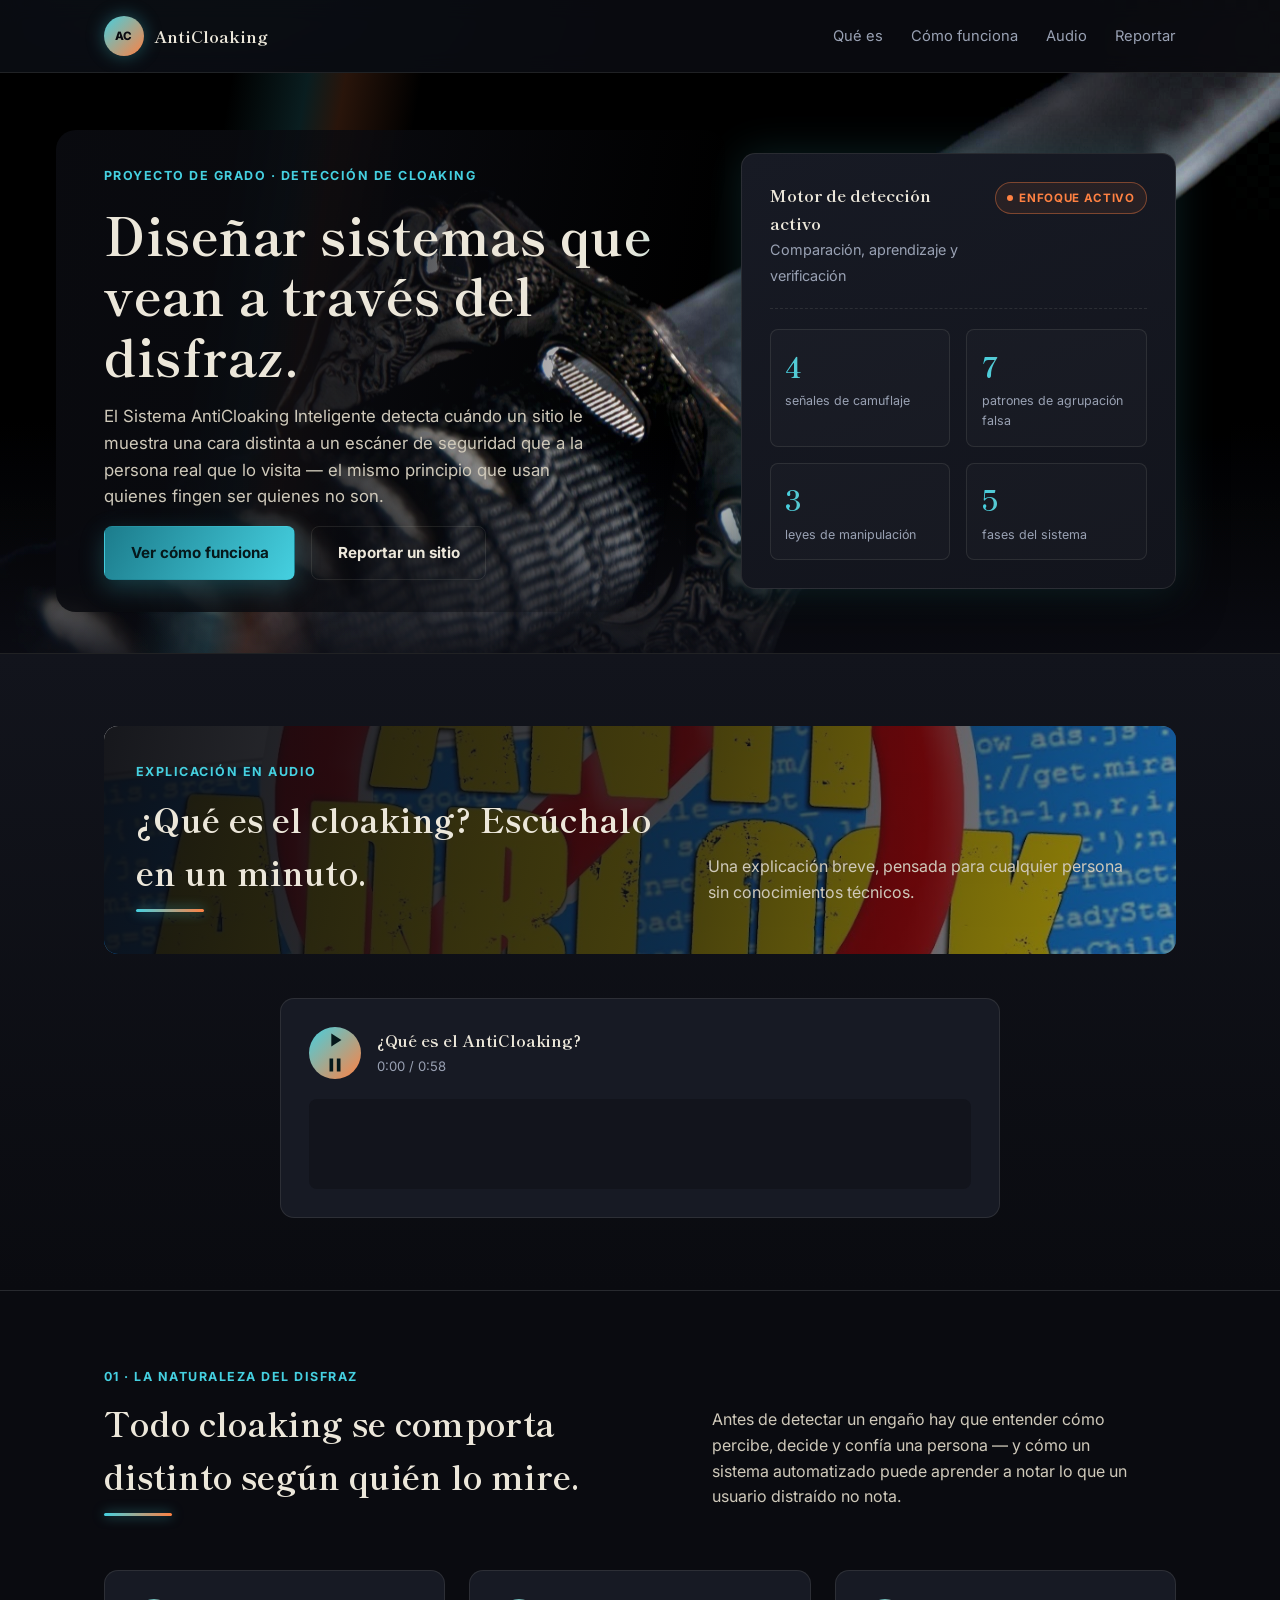
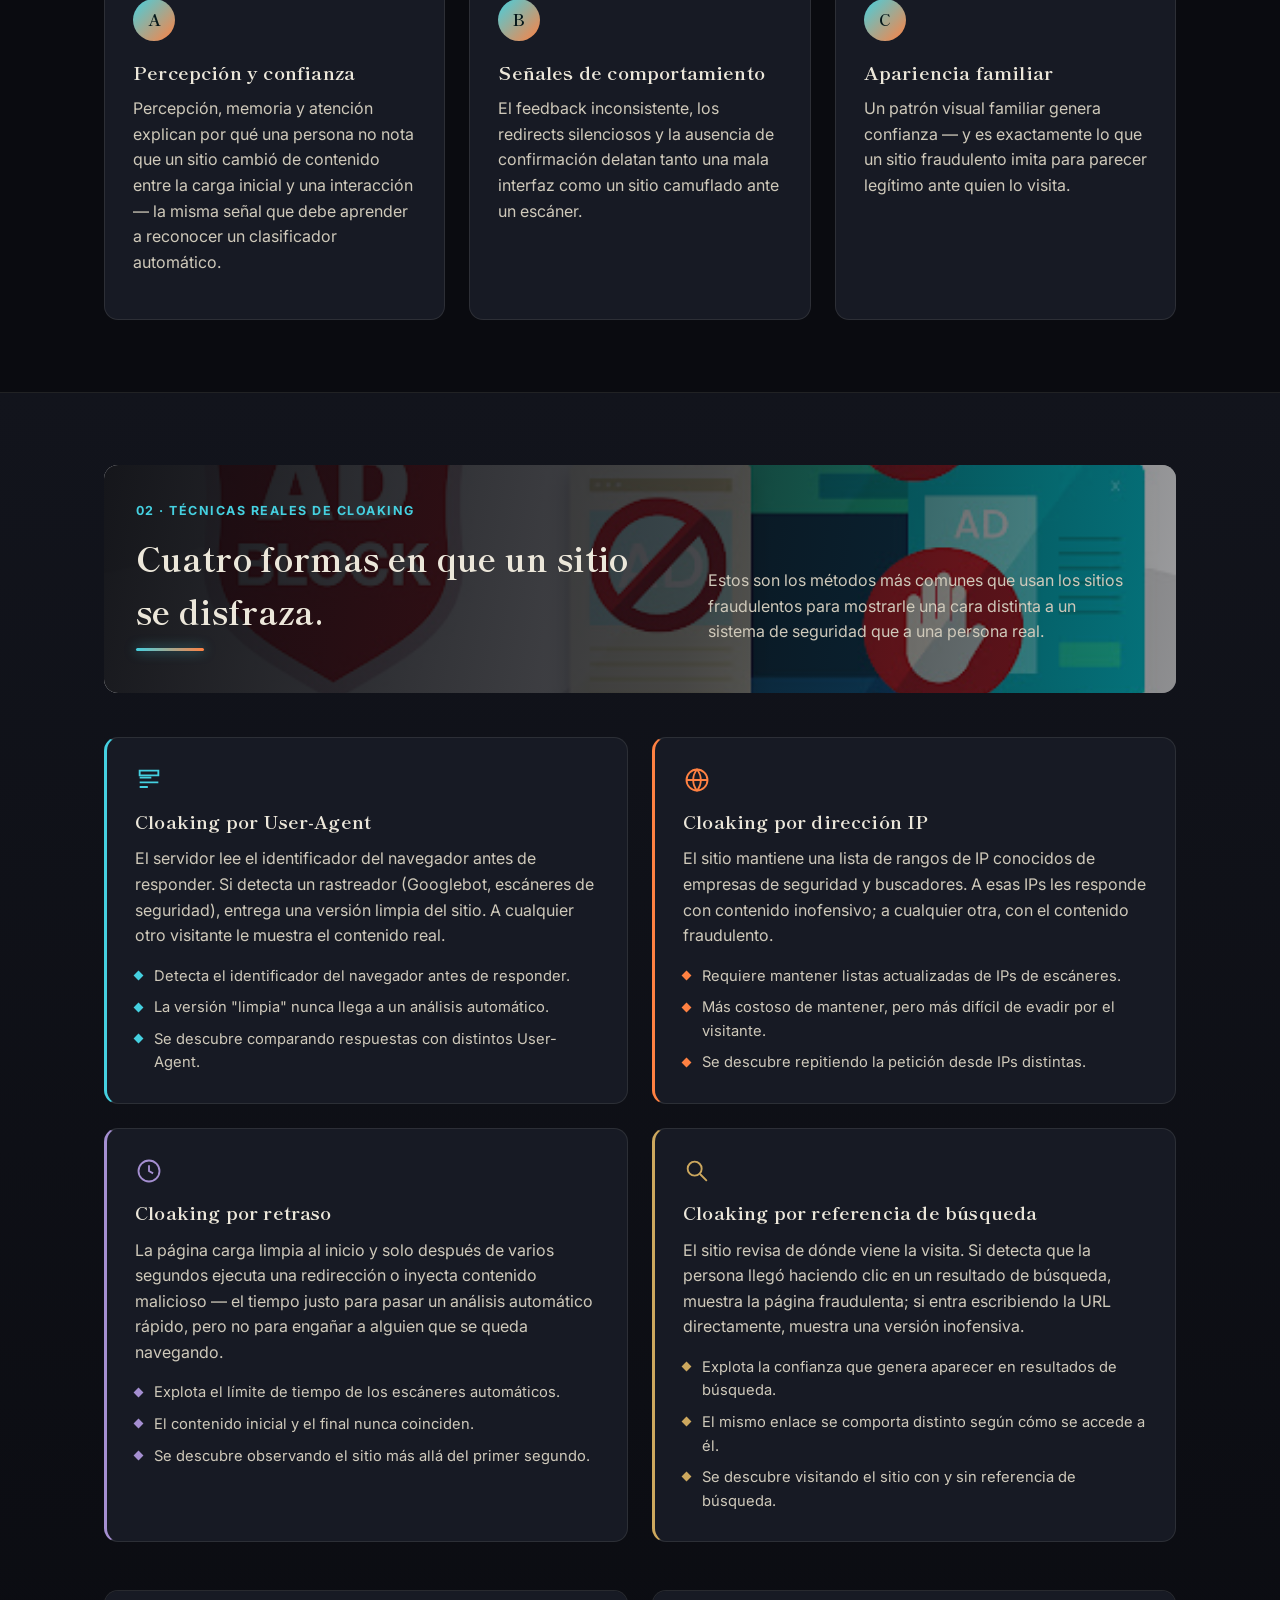
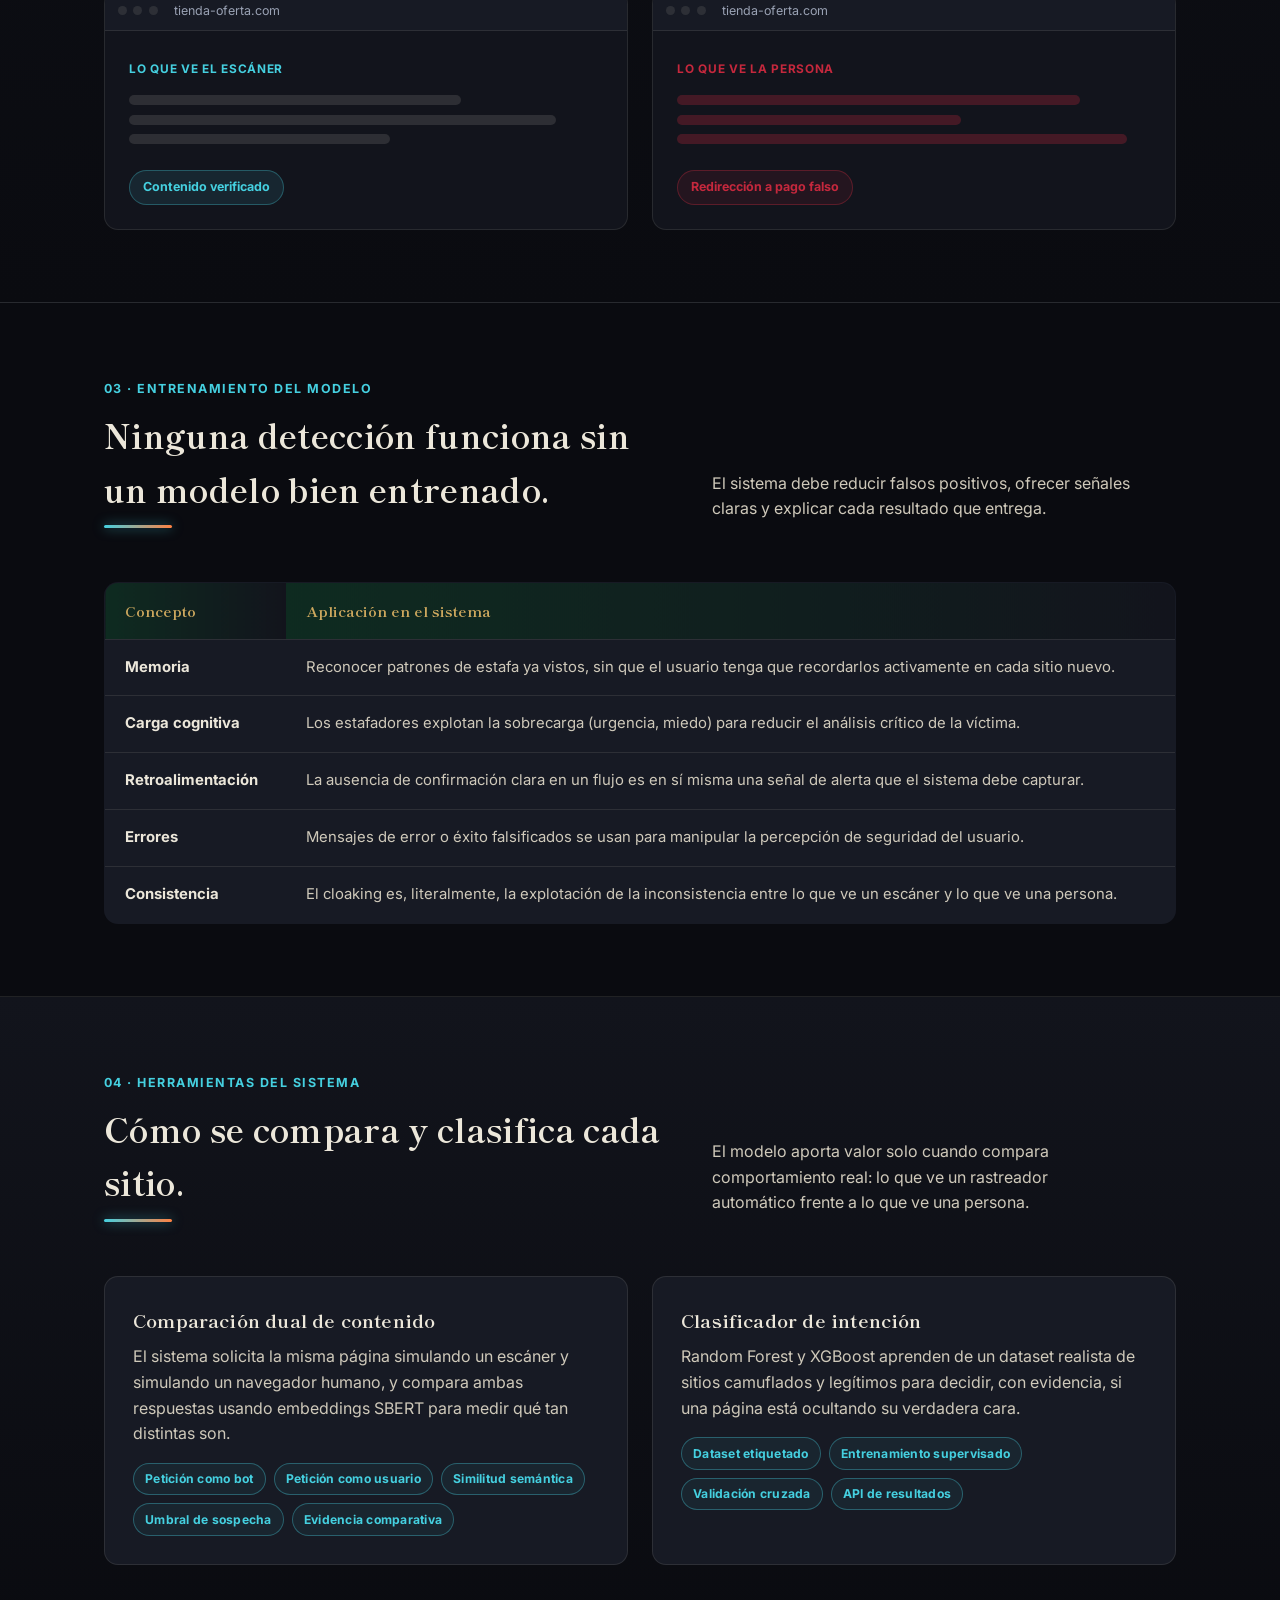
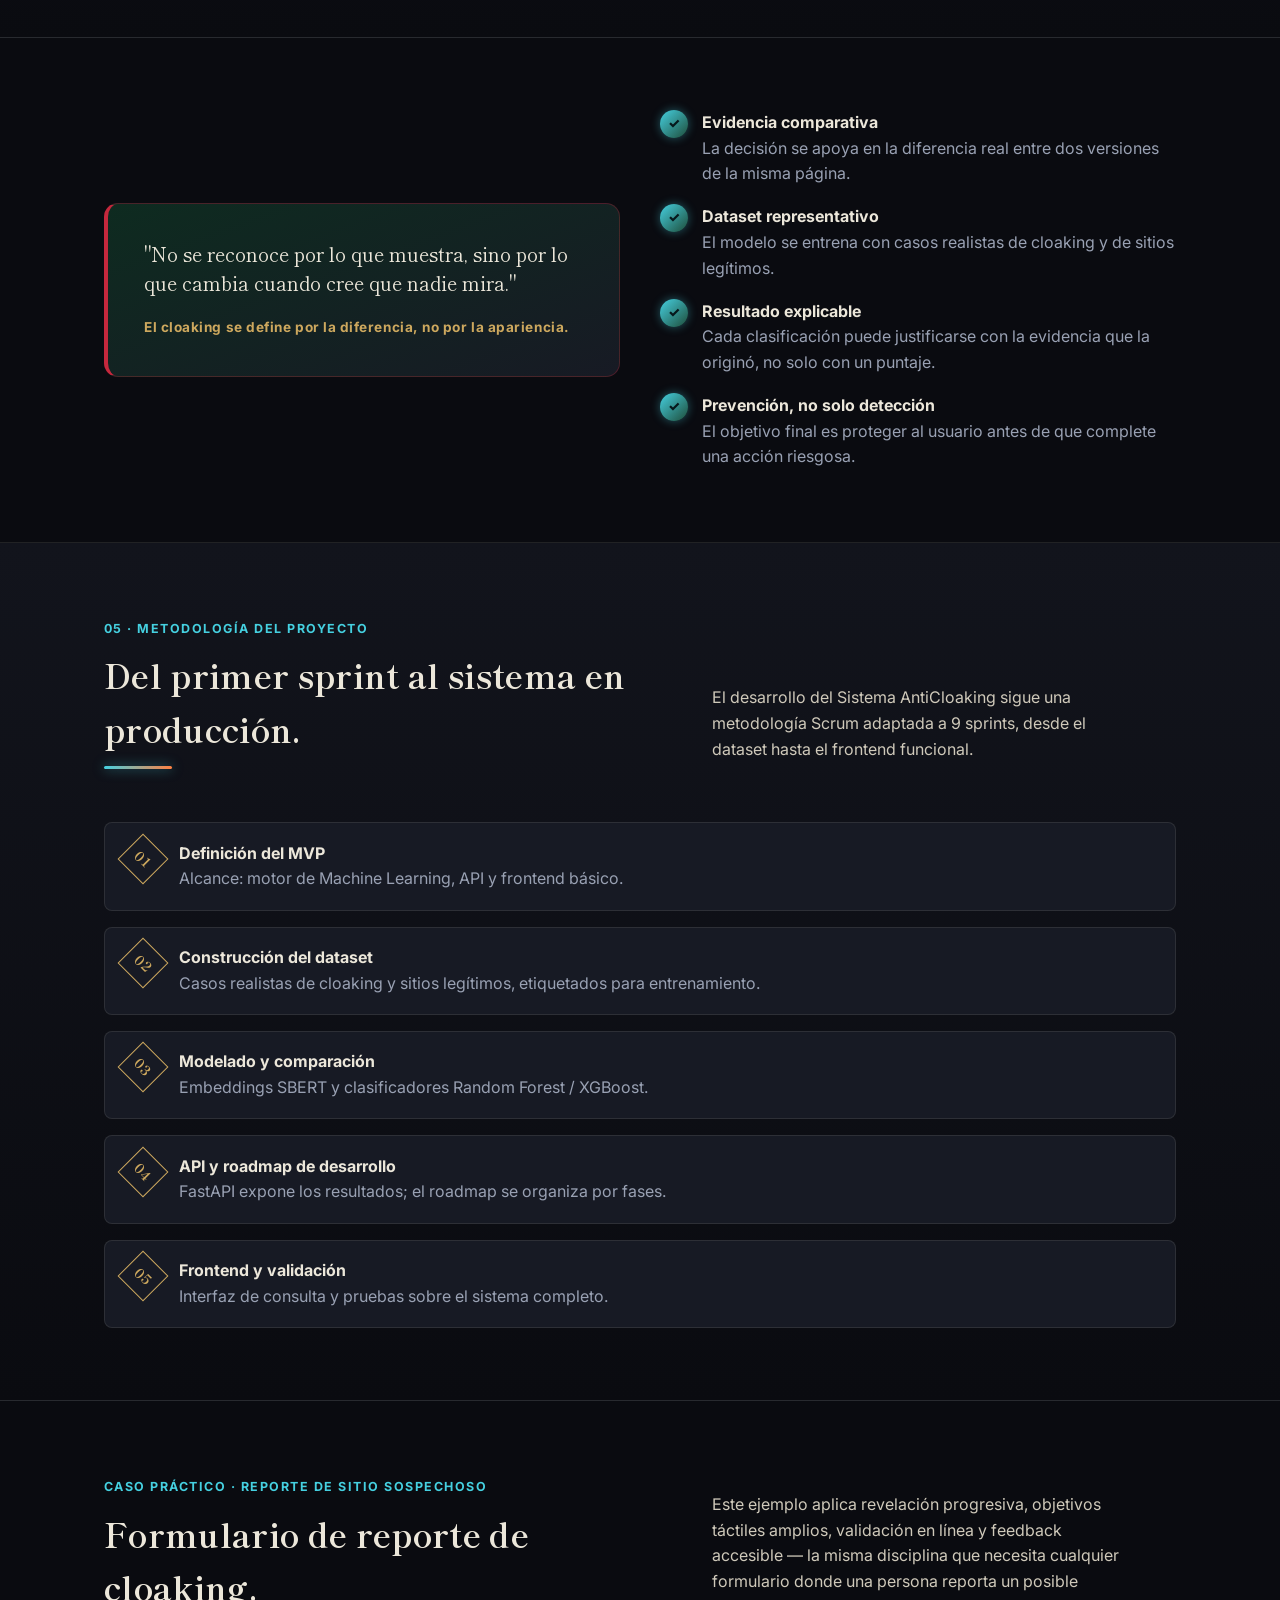
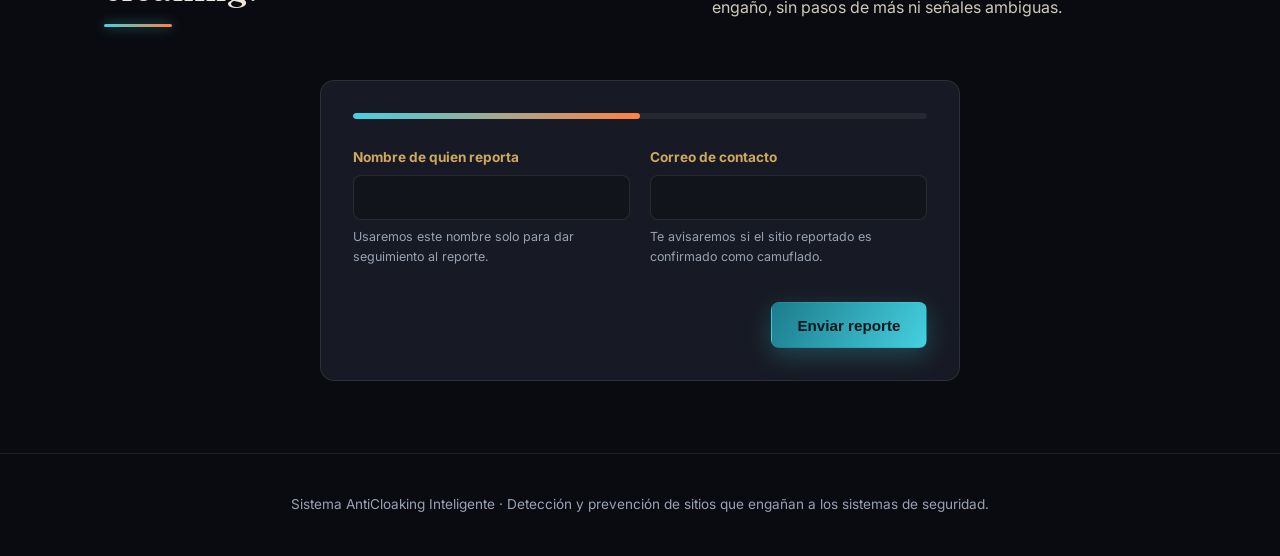
<file: index.html>
<!DOCTYPE html>
<html lang="es">
<head>
  <meta charset="UTF-8" />
  <meta name="viewport" content="width=device-width, initial-scale=1.0" />
  <meta name="description" content="Sistema AntiCloaking Inteligente: detección automática de sitios que muestran contenido distinto a escáneres de seguridad y a usuarios reales." />
  <title>Sistema AntiCloaking Inteligente</title>
  <link rel="stylesheet" href="style.css">
  <link rel="icon" type="image/svg+xml" href="favicon.svg">
  <link rel="preconnect" href="https://fonts.googleapis.com">
  <link rel="preconnect" href="https://fonts.gstatic.com" crossorigin>
  <link href="https://fonts.googleapis.com/css2?family=Inter:wght@300;400;500;600;700;800&display=swap" rel="stylesheet">
</head>
<body>
  <a class="skip-link" href="#contenido">Saltar al contenido principal</a>
  <div id="page-loader" aria-hidden="true"><div class="loader-mark"></div></div>
  <canvas id="particles-bg" aria-hidden="true"></canvas>
  <header class="site-header">
    <div class="container nav">
      <a class="brand" href="#inicio" aria-label="Inicio, Sistema AntiCloaking">
        <span class="brand-mark" aria-hidden="true">AC</span>
        <span>AntiCloaking</span>
      </a>
      <nav aria-label="Navegación principal">
        <ul class="nav-links">
          <li><a href="#fundamentos">Qué es</a></li>
          <li><a href="#leyes">Cómo funciona</a></li>
          <li><a href="#audio-explicativo">Audio</a></li>
          <li><a href="#aplicacion">Reportar</a></li>
        </ul>
      </nav>
    </div>
  </header>

  <main id="contenido">
    <section class="hero" id="inicio">
      <div class="container hero-grid">
        <div>
          <span class="eyebrow">Proyecto de grado · Detección de cloaking</span>
          <h1>Diseñar sistemas que vean a través del disfraz.</h1>
          <p>
            El Sistema AntiCloaking Inteligente detecta cuándo un sitio le muestra una cara distinta a un escáner de seguridad que a la persona real que lo visita — el mismo principio que usan quienes fingen ser quienes no son.
          </p>
          <div class="hero-actions">
            <a class="btn btn-primary" href="#leyes">Ver cómo funciona</a>
            <a class="btn btn-secondary" href="#aplicacion">Reportar un sitio</a>
          </div>
        </div>

        <aside class="hero-panel" aria-label="Resumen del sistema">
          <div class="hero-panel-top">
            <div>
              <strong>Motor de detección activo</strong><br />
              <span style="color: var(--muted); font-size: .9rem;">Comparación, aprendizaje y verificación</span>
            </div>
            <span class="status">Enfoque activo</span>
          </div>
          <div class="metric-grid">
            <div class="metric"><strong>4</strong><span>señales de camuflaje</span></div>
            <div class="metric"><strong>7</strong><span>patrones de agrupación falsa</span></div>
            <div class="metric"><strong>3</strong><span>leyes de manipulación</span></div>
            <div class="metric"><strong>5</strong><span>fases del sistema</span></div>
          </div>
        </aside>
      </div>
    </section>

    <section class="section section-soft" id="audio-explicativo">
      <div class="container">
        <div class="section-heading section-heading-media" style="--bg-photo: url('audio-explicativo-bg.jpg');">
          <div>
            <span class="eyebrow">Explicación en audio</span>
            <h2>¿Qué es el cloaking? Escúchalo en un minuto.</h2>
          </div>
          <p>Una explicación breve, pensada para cualquier persona sin conocimientos técnicos.</p>
        </div>

        <div class="audio-player" aria-label="Reproductor de audio explicativo sobre cloaking">
          <audio id="explainer-audio" src="anticloaking-explicacion.mp3" preload="metadata"></audio>
          <div class="audio-controls">
            <button class="audio-play-btn" id="audio-toggle" aria-label="Reproducir audio explicativo">
              <svg id="icon-play" viewBox="0 0 24 24" width="22" height="22" aria-hidden="true"><path fill="currentColor" d="M8 5v14l11-7z"/></svg>
              <svg id="icon-pause" viewBox="0 0 24 24" width="22" height="22" aria-hidden="true" hidden><path fill="currentColor" d="M6 5h4v14H6zm8 0h4v14h-4z"/></svg>
            </button>
            <div class="audio-meta">
              <strong>¿Qué es el AntiCloaking?</strong>
              <span id="audio-time">0:00 / 0:00</span>
            </div>
          </div>
          <canvas id="audio-waveform" aria-hidden="true"></canvas>
        </div>
      </div>
    </section>

    <section class="section" id="fundamentos">
      <div class="container">
        <div class="section-heading">
          <div>
            <span class="eyebrow">01 · La naturaleza del disfraz</span>
            <h2>Todo cloaking se comporta distinto según quién lo mire.</h2>
          </div>
          <p>
            Antes de detectar un engaño hay que entender cómo percibe, decide y confía una persona — y cómo un sistema automatizado puede aprender a notar lo que un usuario distraído no nota.
          </p>
        </div>

        <div class="cards">
          <article class="card">
            <div class="number">A</div>
            <h3>Percepción y confianza</h3>
            <p>Percepción, memoria y atención explican por qué una persona no nota que un sitio cambió de contenido entre la carga inicial y una interacción — la misma señal que debe aprender a reconocer un clasificador automático.</p>
          </article>
          <article class="card">
            <div class="number">B</div>
            <h3>Señales de comportamiento</h3>
            <p>El feedback inconsistente, los redirects silenciosos y la ausencia de confirmación delatan tanto una mala interfaz como un sitio camuflado ante un escáner.</p>
          </article>
          <article class="card">
            <div class="number">C</div>
            <h3>Apariencia familiar</h3>
            <p>Un patrón visual familiar genera confianza — y es exactamente lo que un sitio fraudulento imita para parecer legítimo ante quien lo visita.</p>
          </article>
        </div>
      </div>
    </section>

    <section class="section section-soft" id="leyes">
  <div class="container">
    <div class="section-heading section-heading-media" style="--bg-photo: url('cloaking-examples.jpg');">
      <div>
        <span class="eyebrow">02 · Técnicas reales de cloaking</span>
        <h2>Cuatro formas en que un sitio se disfraza.</h2>
      </div>
      <p>
        Estos son los métodos más comunes que usan los sitios fraudulentos para mostrarle una cara distinta a un sistema de seguridad que a una persona real.
      </p>
    </div>

    <div class="law-grid">
      <article class="law-card">
        <svg class="law-icon" viewBox="0 0 24 24" width="28" height="28" aria-hidden="true"><path fill="none" stroke="currentColor" stroke-width="1.6" d="M4 4h16v4H4zM4 10h10M4 14h16M4 18h7"/></svg>
        <h3>Cloaking por User-Agent</h3>
        <p>El servidor lee el identificador del navegador antes de responder. Si detecta un rastreador (Googlebot, escáneres de seguridad), entrega una versión limpia del sitio. A cualquier otro visitante le muestra el contenido real.</p>
        <ul>
          <li>Detecta el identificador del navegador antes de responder.</li>
          <li>La versión "limpia" nunca llega a un análisis automático.</li>
          <li>Se descubre comparando respuestas con distintos User-Agent.</li>
        </ul>
      </article>
      <article class="law-card">
        <svg class="law-icon" viewBox="0 0 24 24" width="28" height="28" aria-hidden="true"><circle cx="12" cy="12" r="9" fill="none" stroke="currentColor" stroke-width="1.6"/><path fill="none" stroke="currentColor" stroke-width="1.6" d="M3 12h18M12 3a14 14 0 010 18 14 14 0 010-18z"/></svg>
        <h3>Cloaking por dirección IP</h3>
        <p>El sitio mantiene una lista de rangos de IP conocidos de empresas de seguridad y buscadores. A esas IPs les responde con contenido inofensivo; a cualquier otra, con el contenido fraudulento.</p>
        <ul>
          <li>Requiere mantener listas actualizadas de IPs de escáneres.</li>
          <li>Más costoso de mantener, pero más difícil de evadir por el visitante.</li>
          <li>Se descubre repitiendo la petición desde IPs distintas.</li>
        </ul>
      </article>
      <article class="law-card">
        <svg class="law-icon" viewBox="0 0 24 24" width="28" height="28" aria-hidden="true"><circle cx="12" cy="12" r="9" fill="none" stroke="currentColor" stroke-width="1.6"/><path fill="none" stroke="currentColor" stroke-width="1.6" d="M12 7v5l3.5 2"/></svg>
        <h3>Cloaking por retraso</h3>
        <p>La página carga limpia al inicio y solo después de varios segundos ejecuta una redirección o inyecta contenido malicioso — el tiempo justo para pasar un análisis automático rápido, pero no para engañar a alguien que se queda navegando.</p>
        <ul>
          <li>Explota el límite de tiempo de los escáneres automáticos.</li>
          <li>El contenido inicial y el final nunca coinciden.</li>
          <li>Se descubre observando el sitio más allá del primer segundo.</li>
        </ul>
      </article>
      <article class="law-card">
        <svg class="law-icon" viewBox="0 0 24 24" width="28" height="28" aria-hidden="true"><circle cx="10" cy="10" r="6" fill="none" stroke="currentColor" stroke-width="1.6"/><path fill="none" stroke="currentColor" stroke-width="1.6" stroke-linecap="round" d="M15 15l5 5"/></svg>
        <h3>Cloaking por referencia de búsqueda</h3>
        <p>El sitio revisa de dónde viene la visita. Si detecta que la persona llegó haciendo clic en un resultado de búsqueda, muestra la página fraudulenta; si entra escribiendo la URL directamente, muestra una versión inofensiva.</p>
        <ul>
          <li>Explota la confianza que genera aparecer en resultados de búsqueda.</li>
          <li>El mismo enlace se comporta distinto según cómo se accede a él.</li>
          <li>Se descubre visitando el sitio con y sin referencia de búsqueda.</li>
        </ul>
      </article>
    </div>

    <div class="scan-compare" aria-label="Comparación entre lo que ve un escáner y lo que ve una persona real">
      <div class="scan-window scan-window-clean">
        <div class="scan-window-bar">
          <span></span><span></span><span></span>
          <div class="scan-window-url">tienda-oferta.com</div>
        </div>
        <div class="scan-window-body">
          <div class="scan-label scan-label-clean">Lo que ve el escáner</div>
          <div class="scan-line" style="width: 70%;"></div>
          <div class="scan-line" style="width: 90%;"></div>
          <div class="scan-line" style="width: 55%;"></div>
          <div class="scan-badge">Contenido verificado</div>
        </div>
      </div>

      <div class="scan-window scan-window-fraud">
        <div class="scan-window-bar">
          <span></span><span></span><span></span>
          <div class="scan-window-url">tienda-oferta.com</div>
        </div>
        <div class="scan-window-body">
          <div class="scan-label scan-label-fraud">Lo que ve la persona</div>
          <div class="scan-line scan-line-fraud" style="width: 85%;"></div>
          <div class="scan-line scan-line-fraud" style="width: 60%;"></div>
          <div class="scan-line scan-line-fraud" style="width: 95%;"></div>
          <div class="scan-badge scan-badge-fraud">Redirección a pago falso</div>
        </div>
      </div>
    </div>
  </div>
</section>

    <section class="section">
      <div class="container">
        <div class="section-heading">
          <div>
            <span class="eyebrow">03 · Entrenamiento del modelo</span>
            <h2>Ninguna detección funciona sin un modelo bien entrenado.</h2>
          </div>
          <p>El sistema debe reducir falsos positivos, ofrecer señales claras y explicar cada resultado que entrega.</p>
        </div>

        <table class="principles-table">
          <thead>
            <tr>
              <th scope="col">Concepto</th>
              <th scope="col">Aplicación en el sistema</th>
            </tr>
          </thead>
          <tbody>
            <tr>
              <td><strong>Memoria</strong></td>
              <td>Reconocer patrones de estafa ya vistos, sin que el usuario tenga que recordarlos activamente en cada sitio nuevo.</td>
            </tr>
            <tr>
              <td><strong>Carga cognitiva</strong></td>
              <td>Los estafadores explotan la sobrecarga (urgencia, miedo) para reducir el análisis crítico de la víctima.</td>
            </tr>
            <tr>
              <td><strong>Retroalimentación</strong></td>
              <td>La ausencia de confirmación clara en un flujo es en sí misma una señal de alerta que el sistema debe capturar.</td>
            </tr>
            <tr>
              <td><strong>Errores</strong></td>
              <td>Mensajes de error o éxito falsificados se usan para manipular la percepción de seguridad del usuario.</td>
            </tr>
            <tr>
              <td><strong>Consistencia</strong></td>
              <td>El cloaking es, literalmente, la explotación de la inconsistencia entre lo que ve un escáner y lo que ve una persona.</td>
            </tr>
          </tbody>
        </table>
      </div>
    </section>

    <section class="section section-soft" id="herramientas">
      <div class="container">
        <div class="section-heading">
          <div>
            <span class="eyebrow">04 · Herramientas del sistema</span>
            <h2>Cómo se compara y clasifica cada sitio.</h2>
          </div>
          <p>El modelo aporta valor solo cuando compara comportamiento real: lo que ve un rastreador automático frente a lo que ve una persona.</p>
        </div>

        <div class="tool-grid">
          <article class="tool-card">
            <h3>Comparación dual de contenido</h3>
            <p>El sistema solicita la misma página simulando un escáner y simulando un navegador humano, y compara ambas respuestas usando embeddings SBERT para medir qué tan distintas son.</p>
            <div class="tag-list" aria-label="Elementos de la comparación dual">
              <span class="tag">Petición como bot</span>
              <span class="tag">Petición como usuario</span>
              <span class="tag">Similitud semántica</span>
              <span class="tag">Umbral de sospecha</span>
              <span class="tag">Evidencia comparativa</span>
            </div>
          </article>
          <article class="tool-card">
            <h3>Clasificador de intención</h3>
            <p>Random Forest y XGBoost aprenden de un dataset realista de sitios camuflados y legítimos para decidir, con evidencia, si una página está ocultando su verdadera cara.</p>
            <div class="tag-list" aria-label="Fuentes de evidencia del clasificador">
              <span class="tag">Dataset etiquetado</span>
              <span class="tag">Entrenamiento supervisado</span>
              <span class="tag">Validación cruzada</span>
              <span class="tag">API de resultados</span>
            </div>
          </article>
        </div>
      </div>
    </section>

    <section class="section">
      <div class="container explainable">
        <div class="quote-card">
          <p>"No se reconoce por lo que muestra, sino por lo que cambia cuando cree que nadie mira."</p>
          <span>El cloaking se define por la diferencia, no por la apariencia.</span>
        </div>

        <div class="checklist" aria-label="Criterios de una solución explicable">
          <div class="check-item">
            <span class="check-icon" aria-hidden="true">✓</span>
            <div><strong>Evidencia comparativa</strong><br /><span style="color: var(--muted);">La decisión se apoya en la diferencia real entre dos versiones de la misma página.</span></div>
          </div>
          <div class="check-item">
            <span class="check-icon" aria-hidden="true">✓</span>
            <div><strong>Dataset representativo</strong><br /><span style="color: var(--muted);">El modelo se entrena con casos realistas de cloaking y de sitios legítimos.</span></div>
          </div>
          <div class="check-item">
            <span class="check-icon" aria-hidden="true">✓</span>
            <div><strong>Resultado explicable</strong><br /><span style="color: var(--muted);">Cada clasificación puede justificarse con la evidencia que la originó, no solo con un puntaje.</span></div>
          </div>
          <div class="check-item">
            <span class="check-icon" aria-hidden="true">✓</span>
            <div><strong>Prevención, no solo detección</strong><br /><span style="color: var(--muted);">El objetivo final es proteger al usuario antes de que complete una acción riesgosa.</span></div>
          </div>
        </div>
      </div>
    </section>

    <section class="section section-soft">
      <div class="container">
        <div class="section-heading">
          <div>
            <span class="eyebrow">05 · Metodología del proyecto</span>
            <h2>Del primer sprint al sistema en producción.</h2>
          </div>
          <p>El desarrollo del Sistema AntiCloaking sigue una metodología Scrum adaptada a 9 sprints, desde el dataset hasta el frontend funcional.</p>
        </div>

        <ol class="module-list">
          <li><div><strong>Definición del MVP</strong><br /><span style="color: var(--muted);">Alcance: motor de Machine Learning, API y frontend básico.</span></div></li>
          <li><div><strong>Construcción del dataset</strong><br /><span style="color: var(--muted);">Casos realistas de cloaking y sitios legítimos, etiquetados para entrenamiento.</span></div></li>
          <li><div><strong>Modelado y comparación</strong><br /><span style="color: var(--muted);">Embeddings SBERT y clasificadores Random Forest / XGBoost.</span></div></li>
          <li><div><strong>API y roadmap de desarrollo</strong><br /><span style="color: var(--muted);">FastAPI expone los resultados; el roadmap se organiza por fases.</span></div></li>
          <li><div><strong>Frontend y validación</strong><br /><span style="color: var(--muted);">Interfaz de consulta y pruebas sobre el sistema completo.</span></div></li>
        </ol>
      </div>
    </section>

    <section class="section" id="aplicacion">
      <div class="container">
        <div class="section-heading">
          <div>
            <span class="eyebrow">Caso práctico · Reporte de sitio sospechoso</span>
            <h2>Formulario de reporte de cloaking.</h2>
          </div>
          <p>Este ejemplo aplica revelación progresiva, objetivos táctiles amplios, validación en línea y feedback accesible — la misma disciplina que necesita cualquier formulario donde una persona reporta un posible engaño, sin pasos de más ni señales ambiguas.</p>
        </div>

        <div class="form-demo">
          <div class="progress" aria-label="Progreso del reporte: paso 1 de 2"><span></span></div>
          <form id="registration-form" novalidate>
            <div class="form-grid">
              <div class="field">
                <label for="name">Nombre de quien reporta</label>
                <input id="name" name="name" autocomplete="name" required aria-describedby="name-help name-error" />
                <small id="name-help">Usaremos este nombre solo para dar seguimiento al reporte.</small>
                <span class="field-error" id="name-error" aria-live="polite"></span>
              </div>
              <div class="field">
                <label for="email">Correo de contacto</label>
                <input id="email" name="email" type="email" autocomplete="email" required aria-describedby="email-help email-error" />
                <small id="email-help">Te avisaremos si el sitio reportado es confirmado como camuflado.</small>
                <span class="field-error" id="email-error" aria-live="polite"></span>
              </div>
            </div>

            <div style="display: flex; justify-content: flex-end; margin-top: 1rem;">
              <button class="btn btn-primary" type="submit">Enviar reporte</button>
            </div>
            <div class="feedback" id="form-feedback" role="status" aria-live="polite" tabindex="-1" hidden>
              Datos válidos. Tu reporte queda listo para revisión.
            </div>
          </form>
        </div>
      </div>
    </section>
  </main>

  <footer>
    <div class="container">Sistema AntiCloaking Inteligente · Detección y prevención de sitios que engañan a los sistemas de seguridad.</div>
  </footer>

  <script>
    const fittsFeedback = document.getElementById('fitts-feedback');
    document.querySelectorAll('[data-target]').forEach((button) => {
      button.addEventListener('click', () => {
        const isLarge = button.dataset.target === 'large';
        fittsFeedback.textContent = isLarge
          ? 'Objetivo amplio: selección más rápida y con menor riesgo de error.'
          : 'Objetivo pequeño: requiere mayor precisión y aumenta la probabilidad de error.';
      });
    });

    const choices = document.querySelectorAll('.choice');
    const hickFeedback = document.getElementById('hick-feedback');
    choices.forEach((choice) => {
      choice.addEventListener('click', () => {
        choices.forEach((item) => item.setAttribute('aria-pressed', 'false'));
        choice.setAttribute('aria-pressed', 'true');
        hickFeedback.textContent = `Acción seleccionada: ${choice.textContent}. La jerarquía reduce la carga de decisión.`;
      });
    });

    const form = document.getElementById('registration-form');
    const nameInput = document.getElementById('name');
    const emailInput = document.getElementById('email');
    const nameError = document.getElementById('name-error');
    const emailError = document.getElementById('email-error');
    const formFeedback = document.getElementById('form-feedback');

    form.addEventListener('submit', (event) => {
      event.preventDefault();
      let valid = true;
      nameError.textContent = '';
      emailError.textContent = '';
      formFeedback.hidden = true;

      if (!nameInput.value.trim()) {
        nameError.textContent = 'Escribe tu nombre completo.';
        valid = false;
      }

      if (!emailInput.value.trim()) {
        emailError.textContent = 'Escribe tu correo electrónico.';
        valid = false;
      } else if (!emailInput.validity.valid) {
        emailError.textContent = 'Usa un formato válido, por ejemplo: nombre@empresa.com.';
        valid = false;
      }

      if (valid) {
        formFeedback.hidden = false;
        formFeedback.focus?.();
      } else {
        const firstInvalid = !nameInput.value.trim() ? nameInput : emailInput;
        firstInvalid.focus();
      }
    });
  </script>
  <script>
    const prefersReducedMotion = window.matchMedia('(prefers-reduced-motion: reduce)').matches;

    /* 1. Loader inicial */
    window.addEventListener('load', () => {
      const loader = document.getElementById('page-loader');
      if (loader) setTimeout(() => loader.classList.add('is-hidden'), 400);
    });

    /* 2. Partículas de fondo (brasas) + chispas al hacer click */
    const canvas = document.getElementById('particles-bg');
    if (canvas && !prefersReducedMotion) {
      const ctx = canvas.getContext('2d');
      let embers = [];
      let sparks = [];
      const EMBER_COLORS = ['255,129,66', '205,168,94', '197,40,61'];

      function resizeCanvas() {
        canvas.width = window.innerWidth;
        canvas.height = window.innerHeight;
      }

      function initEmbers() {
        embers = Array.from({ length: 60 }, () => ({
          x: Math.random() * canvas.width,
          y: Math.random() * canvas.height,
          r: Math.random() * 3.5 + 2,
          vx: (Math.random() - 0.5) * 0.3,
          vy: -Math.random() * 0.7 - 0.25,
          c: EMBER_COLORS[Math.floor(Math.random() * EMBER_COLORS.length)],
          a: Math.random() * 0.4 + 0.55,
          flicker: Math.random() * Math.PI * 2
        }));
      }

      function spawnSparks(x, y) {
        const count = 26;
        for (let i = 0; i < count; i++) {
          const angle = Math.random() * Math.PI * 2;
          const speed = Math.random() * 3.5 + 1.5;
          sparks.push({
            x, y,
            vx: Math.cos(angle) * speed,
            vy: Math.sin(angle) * speed - 1,
            r: Math.random() * 2 + 1.5,
            c: EMBER_COLORS[Math.floor(Math.random() * EMBER_COLORS.length)],
            life: 1,
            decay: Math.random() * 0.02 + 0.015
          });
        }
      }

      function tick() {
        ctx.clearRect(0, 0, canvas.width, canvas.height);

        embers.forEach((p) => {
          p.x += p.vx;
          p.y += p.vy;
          p.flicker += 0.05;
          if (p.y < -10) { p.y = canvas.height + 10; p.x = Math.random() * canvas.width; }
          if (p.x < -10) p.x = canvas.width + 10;
          if (p.x > canvas.width + 10) p.x = -10;

          const flickerA = p.a * (0.6 + Math.sin(p.flicker) * 0.4);
          ctx.save();
          ctx.shadowBlur = 8;
          ctx.shadowColor = `rgba(${p.c},0.8)`;
          ctx.beginPath();
          ctx.arc(p.x, p.y, p.r, 0, Math.PI * 2);
          ctx.fillStyle = `rgba(${p.c},${flickerA})`;
          ctx.fill();
          ctx.restore();
        });

        sparks = sparks.filter((s) => s.life > 0);
        sparks.forEach((s) => {
          s.x += s.vx;
          s.y += s.vy;
          s.vy += 0.06;
          s.vx *= 0.98;
          s.life -= s.decay;

          ctx.save();
          ctx.shadowBlur = 10;
          ctx.shadowColor = `rgba(${s.c},0.9)`;
          ctx.beginPath();
          ctx.arc(s.x, s.y, Math.max(s.r * s.life, 0.3), 0, Math.PI * 2);
          ctx.fillStyle = `rgba(${s.c},${s.life})`;
          ctx.fill();
          ctx.restore();
        });

        requestAnimationFrame(tick);
      }

      resizeCanvas();
      initEmbers();
      window.addEventListener('resize', () => { resizeCanvas(); initEmbers(); });
      window.addEventListener('click', (e) => spawnSparks(e.clientX, e.clientY));
      requestAnimationFrame(tick);
    }

    /* 3. Animaciones al hacer scroll */
    const revealTargets = document.querySelectorAll(
      '.card, .law-card, .tool-card, .demo-box, .quote-card, .checklist, .module-list li, .metric, .principles-table'
    );
    if (prefersReducedMotion) {
      revealTargets.forEach((el) => el.classList.add('is-visible'));
    } else {
      revealTargets.forEach((el) => el.classList.add('reveal'));
      const observer = new IntersectionObserver((entries) => {
        entries.forEach((entry) => {
          if (entry.isIntersecting) {
            entry.target.classList.add('is-visible');
            observer.unobserve(entry.target);
          }
        });
      }, { threshold: 0.15 });
      revealTargets.forEach((el) => observer.observe(el));
    }

    /* 4. Luz que sigue el cursor en tarjetas */
    if (!prefersReducedMotion) {
      document.querySelectorAll('.card, .law-card, .tool-card, .demo-box').forEach((el) => {
        el.addEventListener('mousemove', (e) => {
          const rect = el.getBoundingClientRect();
          el.style.setProperty('--mx', `${e.clientX - rect.left}px`);
          el.style.setProperty('--my', `${e.clientY - rect.top}px`);
        });
      });
    }

    /* 5. Parallax en el hero */
    const heroEl = document.querySelector('.hero');
    if (heroEl && !prefersReducedMotion) {
      window.addEventListener('scroll', () => {
        heroEl.style.setProperty('--parallax', `${window.scrollY * 0.15}px`);
      }, { passive: true });
    }

    /* 6. Reproductor de audio con onda real */
    const explainerAudio = document.getElementById('explainer-audio');
    const audioToggle = document.getElementById('audio-toggle');
    const iconPlay = document.getElementById('icon-play');
    const iconPause = document.getElementById('icon-pause');
    const audioTime = document.getElementById('audio-time');
    const waveCanvas = document.getElementById('audio-waveform');

    if (explainerAudio && audioToggle && waveCanvas) {
      const waveCtx = waveCanvas.getContext('2d');
      let audioCtx, analyser, source, dataArray, animId;

      function formatTime(s) {
        if (!isFinite(s)) return '0:00';
        const m = Math.floor(s / 60);
        const sec = Math.floor(s % 60).toString().padStart(2, '0');
        return `${m}:${sec}`;
      }

      function resizeWave() {
        waveCanvas.width = waveCanvas.clientWidth;
        waveCanvas.height = waveCanvas.clientHeight;
      }
      window.addEventListener('resize', resizeWave);
      resizeWave();

      function setupAudioGraph() {
        if (audioCtx) return;
        audioCtx = new (window.AudioContext || window.webkitAudioContext)();
        source = audioCtx.createMediaElementSource(explainerAudio);
        analyser = audioCtx.createAnalyser();
        analyser.fftSize = 256;
        dataArray = new Uint8Array(analyser.frequencyBinCount);
        source.connect(analyser);
        analyser.connect(audioCtx.destination);
      }

      function drawWave() {
        animId = requestAnimationFrame(drawWave);
        analyser.getByteFrequencyData(dataArray);
        waveCtx.clearRect(0, 0, waveCanvas.width, waveCanvas.height);
        const barCount = 48;
        const barWidth = waveCanvas.width / barCount;
        for (let i = 0; i < barCount; i++) {
          const value = dataArray[Math.floor(i * dataArray.length / barCount)];
          const barHeight = (value / 255) * waveCanvas.height;
          const x = i * barWidth;
          const y = (waveCanvas.height - barHeight) / 2;
          const grad = waveCtx.createLinearGradient(0, y, 0, y + barHeight);
          grad.addColorStop(0, 'rgba(69,208,224,0.9)');
          grad.addColorStop(1, 'rgba(255,129,66,0.9)');
          waveCtx.fillStyle = grad;
          waveCtx.fillRect(x + 1, y, barWidth - 2, Math.max(barHeight, 2));
        }
      }

      function drawIdle() {
        waveCtx.clearRect(0, 0, waveCanvas.width, waveCanvas.height);
        const barCount = 48;
        const barWidth = waveCanvas.width / barCount;
        waveCtx.fillStyle = 'rgba(153,161,179,0.25)';
        for (let i = 0; i < barCount; i++) {
          waveCtx.fillRect(i * barWidth + 1, (waveCanvas.height - 4) / 2, barWidth - 2, 4);
        }
      }
      drawIdle();

      audioToggle.addEventListener('click', () => {
        setupAudioGraph();
        if (audioCtx.state === 'suspended') audioCtx.resume();
        explainerAudio.paused ? explainerAudio.play() : explainerAudio.pause();
      });

      explainerAudio.addEventListener('play', () => {
        iconPlay.hidden = true;
        iconPause.hidden = false;
        audioToggle.setAttribute('aria-label', 'Pausar audio explicativo');
        drawWave();
      });

      explainerAudio.addEventListener('pause', () => {
        iconPlay.hidden = false;
        iconPause.hidden = true;
        audioToggle.setAttribute('aria-label', 'Reproducir audio explicativo');
        cancelAnimationFrame(animId);
        drawIdle();
      });

      explainerAudio.addEventListener('ended', () => {
        cancelAnimationFrame(animId);
        drawIdle();
      });

      explainerAudio.addEventListener('timeupdate', () => {
        audioTime.textContent = `${formatTime(explainerAudio.currentTime)} / ${formatTime(explainerAudio.duration)}`;
      });
      explainerAudio.addEventListener('loadedmetadata', () => {
        audioTime.textContent = `0:00 / ${formatTime(explainerAudio.duration)}`;
      });
    }
  </script>
</body>
</html>
</file>
<file: style.css>
@import url('https://fonts.googleapis.com/css2?family=Shippori+Mincho+B1:wght@500;700;800&display=swap');

/* ---------- Tokens ---------- */
:root {
  --bg: #0a0b10;
  --bg-alt: #12141c;
  --bg-elevated: #171a24;
  --ink: #ece7da;
  --ink-soft: #cfc9ba;
  --muted: #99a1b3;
  --line: rgba(236, 231, 218, 0.1);

  --crimson: #c5283d;
  --crimson-dark: #7d1621;
  --ember: #ff8142;
  --water: #45d0e0;
  --water-dark: #1c7c8c;
  --corps: #1e4d3a;
  --corps-dark: #0e2b20;
  --gold: #cda85e;
  --wisteria: #a58fd1;

  --primary: var(--water);
  --primary-dark: #ffcf8a;

  --font-display: 'Shippori Mincho B1', 'Noto Serif', serif;
  --font-body: 'Inter', system-ui, -apple-system, sans-serif;

  --radius: 14px;
  --radius-sm: 8px;
  --shadow-glow: 0 0 40px rgba(69, 208, 224, 0.15);
  --ease: cubic-bezier(.16,.84,.44,1);
}

* { box-sizing: border-box; }
html { scroll-behavior: smooth; }
body {
  margin: 0;
  background: var(--bg);
  color: var(--ink);
  font-family: var(--font-body);
  line-height: 1.6;
  -webkit-font-smoothing: antialiased;
  position: relative;
  overflow-x: hidden;
}

body::before {
  content: "";
  position: fixed;
  inset: 0;
  z-index: -2;
  background:
    radial-gradient(60vw 60vh at 15% -10%, rgba(69,208,224,.10), transparent 60%),
    radial-gradient(50vw 50vh at 110% 10%, rgba(255,129,66,.08), transparent 60%),
    linear-gradient(180deg, #0a0b10 0%, #0d0f16 40%, #0a0b10 100%);
}
body::after {
  content: "";
  position: fixed;
  top: 0; right: 0;
  width: 220px; height: 220px;
  z-index: -1;
  opacity: .12;
  background: repeating-conic-gradient(var(--corps) 0% 25%, #000 0% 50%);
  background-size: 22px 22px;
  mask-image: linear-gradient(225deg, black, transparent 70%);
  -webkit-mask-image: linear-gradient(225deg, black, transparent 70%);
}

h1, h2, h3 { font-family: var(--font-display); color: var(--ink); margin: 0 0 .6rem; letter-spacing: .01em; }
p { color: var(--ink-soft); margin: 0 0 1rem; }
ul, ol { margin: 0; padding: 0; list-style: none; }
a { color: inherit; text-decoration: none; }
img { max-width: 100%; display: block; }

a:focus-visible,
button:focus-visible,
input:focus-visible {
  outline: 3px solid var(--wisteria);
  outline-offset: 3px;
  border-radius: 4px;
}

.container {
  width: 100%;
  max-width: 1120px;
  margin: 0 auto;
  padding: 0 1.5rem;
}

.skip-link {
  position: absolute;
  left: -999px;
  top: 0;
  background: var(--gold);
  color: #14110a;
  padding: .75rem 1.25rem;
  font-weight: 700;
  z-index: 999;
  border-radius: 0 0 8px 0;
}
.skip-link:focus {
  left: 0;
}

@keyframes fadeInUp {
  from { opacity: 0; transform: translateY(18px); }
  to   { opacity: 1; transform: translateY(0); }
}
@keyframes glowPulse {
  0%, 100% { opacity: .65; filter: drop-shadow(0 0 2px currentColor); }
  50%      { opacity: 1;   filter: drop-shadow(0 0 10px currentColor); }
}
@keyframes shimmer {
  0% { background-position: -150% 0; }
  100% { background-position: 250% 0; }
}

@media (prefers-reduced-motion: reduce) {
  *, *::before, *::after {
    animation-duration: .001ms !important;
    animation-iteration-count: 1 !important;
    transition-duration: .001ms !important;
    scroll-behavior: auto !important;
  }
}

.site-header {
  position: sticky;
  top: 0;
  z-index: 50;
  background: rgba(10, 11, 16, .78);
  backdrop-filter: blur(10px);
  border-bottom: 1px solid var(--line);
}
.nav {
  display: flex;
  align-items: center;
  justify-content: space-between;
  padding: 1rem 1.5rem;
  flex-wrap: wrap;
  gap: .75rem;
}
.brand {
  display: flex;
  align-items: center;
  gap: .6rem;
  font-family: var(--font-display);
  font-weight: 700;
  font-size: 1.05rem;
  color: var(--ink);
}
.brand-mark {
  display: grid;
  place-items: center;
  width: 40px;
  height: 40px;
  border-radius: 50%;
  background: linear-gradient(135deg, var(--water), var(--ember));
  color: #0a0b10;
  font-family: var(--font-body);
  font-weight: 800;
  font-size: .72rem;
  letter-spacing: .04em;
  box-shadow: 0 0 18px rgba(69, 208, 224, .35);
}
.nav-links {
  display: flex;
  gap: 1.75rem;
  flex-wrap: wrap;
}
.nav-links a {
  position: relative;
  font-size: .92rem;
  color: var(--muted);
  padding: .3rem 0;
  transition: color .25s var(--ease);
}
.nav-links a::after {
  content: "";
  position: absolute;
  left: 0; bottom: -2px;
  width: 0; height: 2px;
  background: linear-gradient(90deg, var(--water), var(--ember));
  transition: width .3s var(--ease);
}
.nav-links a:hover,
.nav-links a:focus-visible {
  color: var(--ink);
}
.nav-links a:hover::after,
.nav-links a:focus-visible::after {
  width: 100%;
}

.hero {
  position: relative;
  padding: 5rem 0 4rem;
  overflow: hidden;
}
.hero::after {
  content: "";
  position: absolute;
  inset: 0;
  z-index: -2;
  background:
    linear-gradient(180deg, transparent 60%, rgba(10,11,16,.92) 100%),
    url("wisteria-hero.jpg") center calc(32% + var(--parallax, 0px)) / cover no-repeat;
  filter: brightness(1.15) saturate(1.2);
}
.hero::before {
  content: "";
  position: absolute;
  top: -20%;
  left: -10%;
  width: 60%;
  height: 180%;
  background: linear-gradient(100deg, transparent 40%, rgba(69,208,224,.14) 48%, rgba(255,129,66,.16) 52%, transparent 60%);
  pointer-events: none;
  mix-blend-mode: screen;
  z-index: -1;
}
.hero-grid > div:first-child {
  position: relative;
  z-index: 1;
}
.hero-grid > div:first-child::before {
  content: "";
  position: absolute;
  inset: -2rem -2rem -2rem -3rem;
  z-index: -1;
  border-radius: 20px;
  background: linear-gradient(100deg, rgba(10,11,16,.94) 0%, rgba(10,11,16,.8) 45%, rgba(10,11,16,0) 90%);
}
.hero-grid {
  display: grid;
  grid-template-columns: 1.15fr .85fr;
  gap: 3rem;
  align-items: center;
  position: relative;
}
.hero .eyebrow {
  display: inline-flex;
  align-items: center;
  gap: .5rem;
  font-family: var(--font-body);
  font-size: .78rem;
  font-weight: 700;
  letter-spacing: .12em;
  text-transform: uppercase;
  color: var(--water);
  animation: fadeInUp .6s var(--ease) both;
}
.hero h1 {
  font-size: clamp(2.1rem, 4vw, 3.2rem);
  line-height: 1.18;
  margin: 1rem 0 1.1rem;
  animation: fadeInUp .7s .1s var(--ease) both;
  background: linear-gradient(90deg, var(--ink) 40%, var(--water) 55%, var(--ember) 70%, var(--ink) 85%);
  background-size: 220% auto;
  -webkit-background-clip: text;
  background-clip: text;
  color: transparent;
  animation: fadeInUp .7s .1s var(--ease) both, shimmer 7s linear infinite 1s;
}
.hero > .hero-grid > div > p {
  max-width: 46ch;
  font-size: 1.05rem;
  animation: fadeInUp .7s .2s var(--ease) both;
}
.hero-actions {
  display: flex;
  gap: 1rem;
  flex-wrap: wrap;
  animation: fadeInUp .7s .3s var(--ease) both;
}

.btn {
  position: relative;
  display: inline-flex;
  align-items: center;
  gap: .5rem;
  padding: .85rem 1.6rem;
  border-radius: var(--radius-sm);
  font-weight: 700;
  font-size: .95rem;
  border: 1px solid transparent;
  cursor: pointer;
  transition: transform .25s var(--ease), box-shadow .25s var(--ease), border-color .25s var(--ease);
}
.btn::before,
.btn::after {
  content: "";
  position: absolute;
  width: 10px; height: 10px;
  border: 2px solid var(--gold);
  opacity: 0;
  transition: opacity .25s var(--ease), transform .25s var(--ease);
}
.btn::before { top: -4px; left: -4px; border-right: none; border-bottom: none; }
.btn::after  { bottom: -4px; right: -4px; border-left: none; border-top: none; }
.btn:hover::before, .btn:focus-visible::before { opacity: 1; transform: translate(-2px,-2px); }
.btn:hover::after, .btn:focus-visible::after   { opacity: 1; transform: translate(2px,2px); }

.btn-primary {
  background: linear-gradient(120deg, var(--water-dark), var(--water));
  color: #06181b;
  box-shadow: 0 8px 24px rgba(69, 208, 224, .25);
}
.btn-primary:hover { transform: translateY(-2px); box-shadow: 0 10px 30px rgba(69, 208, 224, .4); }

.btn-secondary {
  background: transparent;
  color: var(--ink);
  border-color: var(--line);
}
.btn-secondary:hover { border-color: var(--ember); color: var(--ember); transform: translateY(-2px); }

.hero-panel {
  position: relative;
  background: linear-gradient(160deg, var(--bg-elevated), var(--bg-alt));
  border: 1px solid var(--line);
  border-radius: var(--radius);
  padding: 1.75rem;
  box-shadow: var(--shadow-glow), 0 20px 50px rgba(0,0,0,.4);
  animation: fadeInUp .7s .25s var(--ease) both;
  transition: transform .3s var(--ease), box-shadow .3s var(--ease);
}
.hero-panel:hover {
  transform: translateY(-3px);
  box-shadow: var(--shadow-glow), 0 26px 60px rgba(0,0,0,.5);
}
.hero-panel-top {
  display: flex;
  align-items: flex-start;
  justify-content: space-between;
  gap: 1rem;
  padding-bottom: 1.25rem;
  margin-bottom: 1.25rem;
  border-bottom: 1px dashed var(--line);
}
.hero-panel-top strong { font-family: var(--font-display); font-size: 1.05rem; }
.status {
  display: inline-flex;
  align-items: center;
  gap: .4rem;
  font-size: .72rem;
  font-weight: 700;
  letter-spacing: .06em;
  text-transform: uppercase;
  color: var(--ember);
  border: 1px solid rgba(255,129,66,.4);
  background: rgba(255,129,66,.08);
  padding: .35rem .7rem;
  border-radius: 999px;
  white-space: nowrap;
}
.status::before {
  content: "";
  width: 6px; height: 6px;
  border-radius: 50%;
  background: var(--ember);
  animation: glowPulse 1.6s ease-in-out infinite;
}
.metric-grid {
  display: grid;
  grid-template-columns: 1fr 1fr;
  gap: 1rem;
}
.metric {
  display: flex;
  flex-direction: column;
  gap: .2rem;
  padding: .9rem;
  background: rgba(255,255,255,.02);
  border: 1px solid var(--line);
  border-radius: var(--radius-sm);
  transition: transform .25s var(--ease), border-color .25s var(--ease), background .25s var(--ease);
}
.metric:hover {
  transform: translateY(-2px);
  border-color: rgba(69,208,224,.35);
  background: rgba(69,208,224,.04);
}
.metric strong {
  font-family: var(--font-display);
  font-size: 1.7rem;
  background: linear-gradient(90deg, var(--water), var(--ember));
  -webkit-background-clip: text;
  background-clip: text;
  color: transparent;
}
.metric span { font-size: .78rem; color: var(--muted); }

.section { padding: 4.5rem 0; }
.section-soft {
  background: linear-gradient(180deg, var(--bg-alt), var(--bg));
  border-top: 1px solid var(--line);
  border-bottom: 1px solid var(--line);
}
.section-heading {
  display: grid;
  grid-template-columns: 1.1fr .9fr;
  gap: 2.5rem;
  align-items: end;
  margin-bottom: 2.75rem;
}
.section-heading .eyebrow {
  display: inline-block;
  font-size: .78rem;
  font-weight: 700;
  letter-spacing: .12em;
  text-transform: uppercase;
  color: var(--water);
  margin-bottom: .6rem;
}
.section-heading h2 {
  font-size: clamp(1.6rem, 2.6vw, 2.2rem);
  position: relative;
  padding-bottom: .85rem;
}
.section-heading h2::after {
  content: "";
  position: absolute;
  left: 0; bottom: 0;
  width: 68px; height: 3px;
  border-radius: 2px;
  background: linear-gradient(90deg, var(--water), var(--ember));
  box-shadow: 0 0 12px rgba(69, 208, 224, .6);
  animation: glowPulse 3s ease-in-out infinite;
}
.section-heading p { max-width: 42ch; }

.cards {
  display: grid;
  grid-template-columns: repeat(3, 1fr);
  gap: 1.5rem;
}
.card {
  position: relative;
  background: var(--bg-elevated);
  border: 1px solid var(--line);
  border-radius: var(--radius);
  padding: 1.75rem;
  transition: transform .3s var(--ease), border-color .3s var(--ease), box-shadow .3s var(--ease);
}
.card:hover {
  transform: translateY(-4px);
  border-color: rgba(69,208,224,.4);
  box-shadow: 0 16px 34px rgba(0,0,0,.35), 0 0 0 1px rgba(69,208,224,.15);
}
.card .number {
  display: grid;
  place-items: center;
  width: 42px; height: 42px;
  margin-bottom: 1rem;
  border-radius: 50%;
  font-family: var(--font-display);
  font-weight: 700;
  color: #06181b;
  background: linear-gradient(135deg, var(--water), var(--ember));
}

.law-grid {
  display: grid;
  grid-template-columns: repeat(2, 1fr);
  gap: 1.5rem;
  margin-bottom: 3rem;
}
.law-card {
  position: relative;
  background: var(--bg-elevated);
  border: 1px solid var(--line);
  border-left: 3px solid var(--water);
  border-radius: var(--radius);
  padding: 1.75rem;
  transition: transform .3s var(--ease), box-shadow .3s var(--ease);
}
.law-card:hover { transform: translateY(-3px); box-shadow: 0 14px 30px rgba(0,0,0,.35); }
.law-card h3 { font-size: 1.15rem; }
.law-card ul { margin-top: .85rem; display: flex; flex-direction: column; gap: .5rem; }
.law-card li {
  position: relative;
  padding-left: 1.2rem;
  font-size: .92rem;
  color: var(--ink-soft);
}
.law-card li::before {
  content: "";
  position: absolute;
  left: 0; top: .5em;
  width: 7px; height: 7px;
  transform: rotate(45deg);
  background: currentColor;
}
.law-card:nth-of-type(4n+1) { border-left-color: var(--water); }
.law-card:nth-of-type(4n+1) li::before, .law-card:nth-of-type(4n+1) .law-icon { color: var(--water); }
.law-card:nth-of-type(4n+2) { border-left-color: var(--ember); }
.law-card:nth-of-type(4n+2) li::before, .law-card:nth-of-type(4n+2) .law-icon { color: var(--ember); }
.law-card:nth-of-type(4n+3) { border-left-color: var(--wisteria); }
.law-card:nth-of-type(4n+3) li::before, .law-card:nth-of-type(4n+3) .law-icon { color: var(--wisteria); }
.law-card:nth-of-type(4n+4) { border-left-color: var(--gold); }
.law-card:nth-of-type(4n+4) li::before, .law-card:nth-of-type(4n+4) .law-icon { color: var(--gold); }

.law-icon { margin-bottom: .85rem; display: block; }

.demo-panel {
  display: grid;
  grid-template-columns: 1fr 1fr;
  gap: 1.5rem;
}
.demo-box {
  background: var(--bg-alt);
  border: 1px dashed var(--line);
  border-radius: var(--radius);
  padding: 1.75rem;
  transition: transform .3s var(--ease), border-color .3s var(--ease);
}
.demo-box:hover {
  transform: translateY(-3px);
  border-color: rgba(69,208,224,.4);
  border-style: solid;
}
.target-row {
  display: flex;
  align-items: center;
  gap: 1.5rem;
  margin: 1.25rem 0;
  flex-wrap: wrap;
}
.target-small,
.target-large {
  border: none;
  border-radius: 50%;
  cursor: pointer;
  color: #0a0b10;
  font-weight: 800;
  transition: transform .2s var(--ease), box-shadow .2s var(--ease);
}
.target-small {
  width: 14px; height: 14px;
  background: var(--crimson);
  box-shadow: 0 0 12px rgba(197,40,61,.55);
}
.target-large {
  width: 64px; height: 64px;
  background: radial-gradient(circle at 35% 30%, var(--water), var(--water-dark));
  box-shadow: 0 0 22px rgba(69,208,224,.55);
  font-family: var(--font-body);
}
.target-small:hover, .target-large:hover { transform: scale(1.12); }
.target-small:active, .target-large:active { transform: scale(.94); }

.choice-grid {
  display: flex;
  flex-wrap: wrap;
  gap: .75rem;
  margin: 1.25rem 0;
}
.choice {
  padding: .65rem 1.1rem;
  border-radius: 999px;
  border: 1px solid var(--line);
  background: var(--bg-elevated);
  color: var(--ink-soft);
  font-size: .88rem;
  font-weight: 600;
  cursor: pointer;
  transition: border-color .25s var(--ease), color .25s var(--ease), box-shadow .25s var(--ease);
}
.choice:hover { border-color: var(--water); color: var(--ink); }
.choice[aria-pressed="true"] {
  border-color: var(--gold);
  color: var(--gold);
  background: rgba(205,168,94,.1);
  box-shadow: 0 0 14px rgba(205,168,94,.35);
}

.principles-table {
  width: 100%;
  border-collapse: collapse;
  background: var(--bg-elevated);
  border: 1px solid var(--line);
  border-radius: var(--radius);
  overflow: hidden;
}
.principles-table thead th {
  text-align: left;
  font-family: var(--font-display);
  font-size: .92rem;
  padding: 1rem 1.25rem;
  background: linear-gradient(90deg, var(--corps-dark), var(--bg-alt));
  color: var(--gold);
  border-bottom: 1px solid var(--line);
}
.principles-table td {
  padding: 1rem 1.25rem;
  border-bottom: 1px solid var(--line);
  color: var(--ink-soft);
  font-size: .93rem;
}
.principles-table tr:last-child td { border-bottom: none; }
.principles-table tbody tr { transition: background .2s var(--ease); }
.principles-table tbody tr:hover { background: rgba(69,208,224,.05); }
.principles-table td strong { color: var(--ink); }

.tool-grid {
  display: grid;
  grid-template-columns: repeat(2, 1fr);
  gap: 1.5rem;
}
.tool-card {
  background: var(--bg-elevated);
  border: 1px solid var(--line);
  border-radius: var(--radius);
  padding: 1.75rem;
  transition: transform .3s var(--ease), border-color .3s var(--ease), box-shadow .3s var(--ease);
}
.tool-card:hover {
  transform: translateY(-4px);
  border-color: rgba(69,208,224,.4);
  box-shadow: 0 16px 34px rgba(0,0,0,.35), 0 0 0 1px rgba(69,208,224,.15);
}
.tag-list {
  display: flex;
  flex-wrap: wrap;
  gap: .5rem;
  margin-top: 1rem;
}
.tag {
  font-size: .76rem;
  font-weight: 700;
  letter-spacing: .02em;
  padding: .35rem .7rem;
  border-radius: 999px;
  color: var(--water);
  border: 1px solid rgba(69,208,224,.35);
  background: rgba(69,208,224,.06);
  transition: transform .2s var(--ease), background .2s var(--ease);
}
.tag:hover {
  transform: translateY(-1px);
  background: rgba(69,208,224,.14);
}

.explainable {
  display: grid;
  grid-template-columns: 1fr 1fr;
  gap: 2.5rem;
  align-items: center;
}
.quote-card {
  position: relative;
  background: linear-gradient(160deg, var(--corps-dark), var(--bg-elevated));
  border: 1px solid rgba(197,40,61,.3);
  border-left: 4px solid var(--crimson);
  border-radius: var(--radius);
  padding: 2.25rem;
  overflow: hidden;
  transition: transform .3s var(--ease), box-shadow .3s var(--ease);
}
.quote-card:hover {
  transform: translateY(-3px);
  box-shadow: 0 16px 34px rgba(0,0,0,.4);
}
.quote-card p {
  font-family: var(--font-display);
  font-size: 1.2rem;
  color: var(--ink);
  line-height: 1.5;
  margin-bottom: 1rem;
}
.quote-card span { color: var(--gold); font-size: .85rem; font-weight: 700; letter-spacing: .04em; }

.checklist { display: flex; flex-direction: column; gap: 1.1rem; }
.check-item { display: flex; align-items: flex-start; gap: .9rem; }
.check-icon {
  flex-shrink: 0;
  display: grid;
  place-items: center;
  width: 28px; height: 28px;
  border-radius: 50%;
  background: linear-gradient(135deg, var(--water), var(--corps));
  color: #06181b;
  font-weight: 800;
  font-size: .85rem;
  box-shadow: 0 0 10px rgba(69,208,224,.4);
}
.check-item strong { color: var(--ink); }

.module-list {
  counter-reset: modulo;
  display: flex;
  flex-direction: column;
  gap: 1rem;
}
.module-list li {
  counter-increment: modulo;
  position: relative;
  display: flex;
  gap: 1.1rem;
  align-items: flex-start;
  padding: 1.1rem 1.25rem;
  background: var(--bg-elevated);
  border: 1px solid var(--line);
  border-radius: var(--radius-sm);
  transition: transform .25s var(--ease), border-color .25s var(--ease);
}
.module-list li:hover {
  transform: translateX(6px);
  border-color: rgba(205,168,94,.4);
}
.module-list li::before {
  content: counter(modulo, decimal-leading-zero);
  flex-shrink: 0;
  display: grid;
  place-items: center;
  width: 34px; height: 34px;
  font-family: var(--font-display);
  font-weight: 700;
  font-size: .85rem;
  color: var(--gold);
  border: 1px solid var(--gold);
  transform: rotate(45deg);
}
.module-list li > div { flex: 1; }
.module-list li strong { color: var(--ink); }

.form-demo {
  max-width: 640px;
  margin: 0 auto;
  background: var(--bg-elevated);
  border: 1px solid var(--line);
  border-radius: var(--radius);
  padding: 2rem;
}
.progress {
  height: 6px;
  background: rgba(255,255,255,.06);
  border-radius: 999px;
  overflow: hidden;
  margin-bottom: 1.75rem;
}
.progress span {
  display: block;
  height: 100%;
  width: 50%;
  background: linear-gradient(90deg, var(--water), var(--ember));
  border-radius: 999px;
}
.form-grid {
  display: grid;
  grid-template-columns: 1fr 1fr;
  gap: 1.25rem;
}
.field { display: flex; flex-direction: column; gap: .4rem; }
.field label {
  font-size: .85rem;
  font-weight: 700;
  color: var(--gold);
}
.field input {
  padding: .75rem .9rem;
  background: var(--bg-alt);
  border: 1px solid var(--line);
  border-radius: var(--radius-sm);
  color: var(--ink);
  font-size: .95rem;
  font-family: var(--font-body);
  transition: border-color .2s var(--ease), box-shadow .2s var(--ease);
}
.field input:focus {
  outline: none;
  border-color: var(--water);
  box-shadow: 0 0 0 3px rgba(69,208,224,.2);
}
.field small { color: var(--muted); font-size: .78rem; }
.field-error {
  color: var(--crimson);
  font-size: .8rem;
  font-weight: 600;
  min-height: 1em;
}
.feedback {
  margin-top: 1.5rem;
  padding: 1rem 1.25rem;
  background: rgba(69,208,224,.08);
  border: 1px solid rgba(69,208,224,.35);
  border-radius: var(--radius-sm);
  color: var(--water);
  font-weight: 600;
}

footer {
  padding: 2.5rem 0;
  border-top: 1px solid var(--line);
  text-align: center;
  color: var(--muted);
  font-size: .85rem;
  position: relative;
}

@media (max-width: 860px) {
  .hero-grid,
  .section-heading,
  .explainable,
  .cards,
  .law-grid,
  .demo-panel,
  .tool-grid,
  .form-grid {
    grid-template-columns: 1fr;
  }
  .section-heading { gap: 1rem; }
}

/* ---------- Loader inicial ---------- */
#page-loader {
  position: fixed;
  inset: 0;
  z-index: 999;
  display: flex;
  align-items: center;
  justify-content: center;
  background: var(--bg);
  transition: opacity .5s var(--ease), visibility .5s var(--ease);
}
#page-loader.is-hidden {
  opacity: 0;
  visibility: hidden;
  pointer-events: none;
}
.loader-mark {
  width: 56px;
  height: 56px;
  border-radius: 50%;
  background: linear-gradient(135deg, var(--water), var(--ember));
  animation: loaderPulse 1.1s ease-in-out infinite;
}
@keyframes loaderPulse {
  0%, 100% { transform: scale(.85); opacity: .7; }
  50%      { transform: scale(1); opacity: 1; }
}

/* ---------- Fondo de partículas ---------- */
#particles-bg {
  position: fixed;
  inset: 0;
  z-index: -3;
  pointer-events: none;
}

/* ---------- Scroll reveal ---------- */
.reveal {
  opacity: 0;
  transform: translateY(24px);
  transition: opacity .7s var(--ease), transform .7s var(--ease);
}
.reveal.is-visible {
  opacity: 1;
  transform: translateY(0);
}

/* ---------- Spotlight de cursor en tarjetas ---------- */
.card, .law-card, .tool-card, .demo-box {
  overflow: hidden;
}
.card::after, .law-card::after, .tool-card::after, .demo-box::after {
  content: "";
  position: absolute;
  inset: 0;
  background: radial-gradient(240px circle at var(--mx, 50%) var(--my, 50%), rgba(69,208,224,.14), transparent 70%);
  opacity: 0;
  transition: opacity .3s var(--ease);
  pointer-events: none;
}
.card:hover::after, .law-card:hover::after, .tool-card:hover::after, .demo-box:hover::after {
  opacity: 1;
}

/* ---------- Reproductor de audio ---------- */
.audio-player {
  max-width: 720px;
  margin: 0 auto;
  background: var(--bg-elevated);
  border: 1px solid var(--line);
  border-radius: var(--radius);
  padding: 1.75rem;
}
.audio-controls {
  display: flex;
  align-items: center;
  gap: 1rem;
  margin-bottom: 1.25rem;
}
.audio-play-btn {
  flex-shrink: 0;
  width: 52px;
  height: 52px;
  border-radius: 50%;
  border: none;
  cursor: pointer;
  display: grid;
  place-items: center;
  background: linear-gradient(135deg, var(--water), var(--ember));
  color: #06181b;
  transition: transform .2s var(--ease), box-shadow .2s var(--ease);
}
.audio-play-btn:hover {
  transform: scale(1.06);
  box-shadow: 0 0 20px rgba(69,208,224,.4);
}
.audio-meta {
  display: flex;
  flex-direction: column;
  gap: .2rem;
}
.audio-meta strong { font-family: var(--font-display); font-size: 1rem; }
.audio-meta span { font-size: .82rem; color: var(--muted); }
#audio-waveform {
  width: 100%;
  height: 90px;
  display: block;
  border-radius: var(--radius-sm);
  background: var(--bg-alt);
}
/* ---------- Comparación escáner vs. usuario ---------- */
.scan-compare {
  display: grid;
  grid-template-columns: 1fr 1fr;
  gap: 1.5rem;
}
.scan-window {
  border-radius: var(--radius);
  overflow: hidden;
  border: 1px solid var(--line);
  background: var(--bg-alt);
  transition: transform .3s var(--ease), box-shadow .3s var(--ease);
}
.scan-window:hover { transform: translateY(-3px); box-shadow: 0 14px 30px rgba(0,0,0,.35); }
.scan-window-bar {
  display: flex;
  align-items: center;
  gap: .4rem;
  padding: .6rem .8rem;
  background: var(--bg-elevated);
  border-bottom: 1px solid var(--line);
}
.scan-window-bar span {
  width: 9px; height: 9px;
  border-radius: 50%;
  background: var(--line);
}
.scan-window-url {
  margin-left: .6rem;
  font-size: .78rem;
  color: var(--muted);
  font-family: var(--font-body);
}
.scan-window-body { padding: 1.5rem; }
.scan-label {
  font-size: .74rem;
  font-weight: 700;
  letter-spacing: .06em;
  text-transform: uppercase;
  margin-bottom: 1rem;
  display: inline-block;
}
.scan-label-clean { color: var(--water); }
.scan-label-fraud { color: var(--crimson); }
.scan-line {
  height: 10px;
  border-radius: 5px;
  background: rgba(236,231,218,.12);
  margin-bottom: .6rem;
}
.scan-line-fraud { background: rgba(197,40,61,.28); }
.scan-badge {
  margin-top: 1rem;
  display: inline-block;
  font-size: .78rem;
  font-weight: 700;
  padding: .4rem .8rem;
  border-radius: 999px;
  color: var(--water);
  background: rgba(69,208,224,.1);
  border: 1px solid rgba(69,208,224,.3);
}
.scan-badge-fraud {
  color: var(--crimson);
  background: rgba(197,40,61,.1);
  border-color: rgba(197,40,61,.35);
}
.section-heading-media {
  position: relative;
  z-index: 0;
  padding: 2rem;
  border-radius: var(--radius);
  overflow: hidden;
}
.section-heading-media::before {
  content: "";
  position: absolute;
  inset: 0;
  z-index: -1;
  background:
    linear-gradient(100deg, rgba(10,11,16,.95) 0%, rgba(10,11,16,.75) 55%, rgba(10,11,16,.4) 100%),
    var(--bg-photo, none) center / cover no-repeat;
}
</file>
